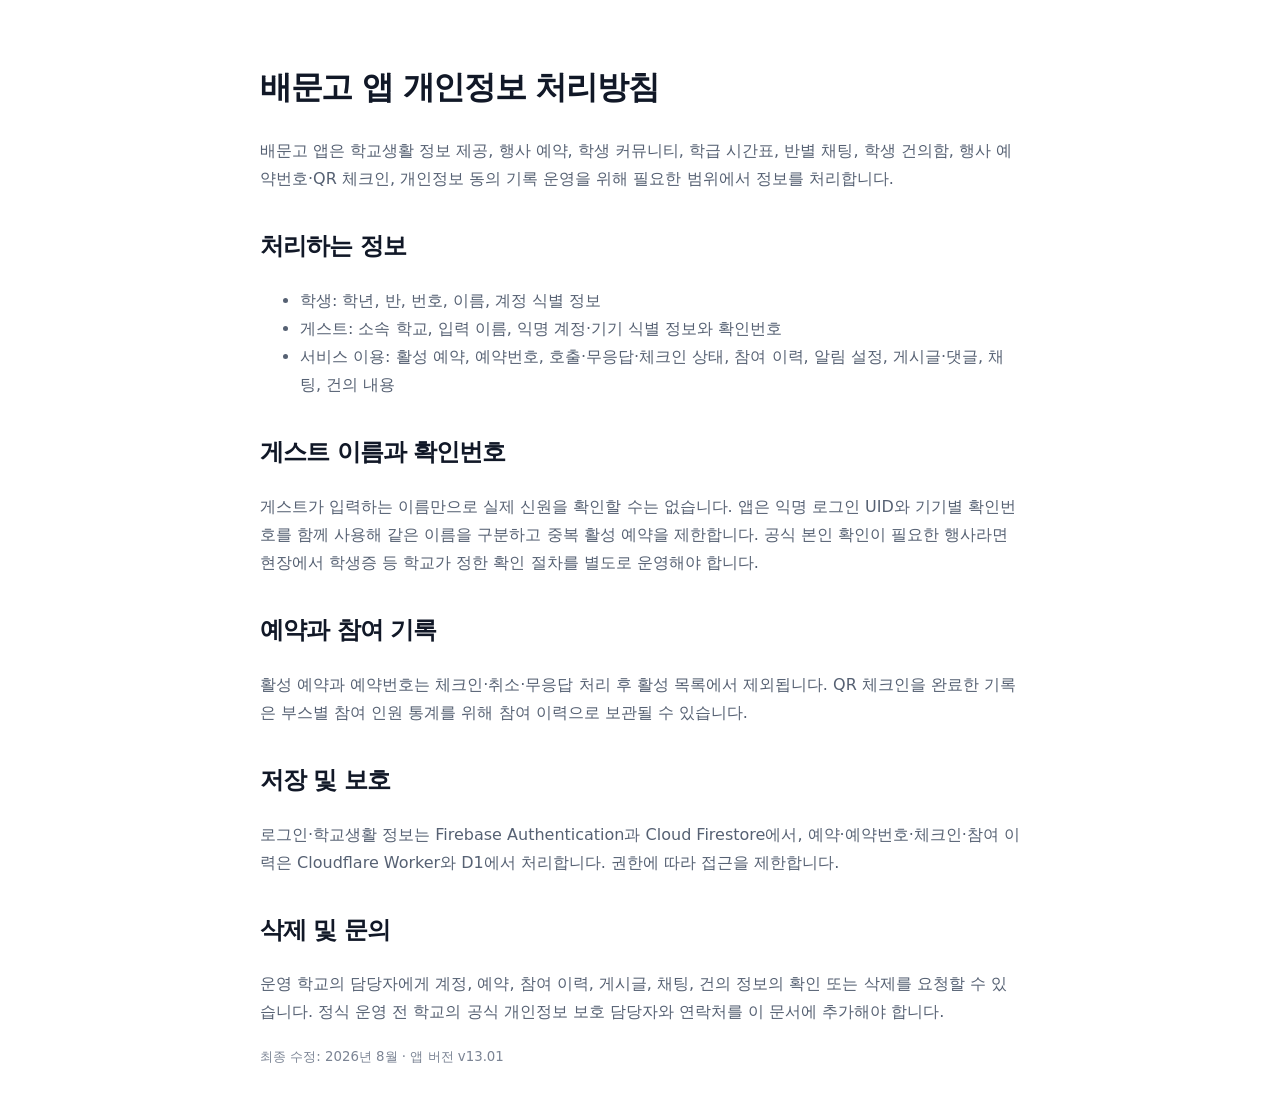
<file: privacy.html>
<!doctype html>
<html lang="ko">
<head>
<meta charset="utf-8">
<meta name="viewport" content="width=device-width,initial-scale=1">
<title>배문고 앱 개인정보 처리방침</title>
<style>
body{font-family:system-ui,-apple-system,sans-serif;max-width:760px;margin:auto;padding:38px 22px;line-height:1.75;color:#111827}
h1,h2{letter-spacing:-.04em}h2{margin-top:32px}p,li{color:#566173}small{color:#7b8494}
</style>
</head>
<body>
<h1>배문고 앱 개인정보 처리방침</h1>
<p>배문고 앱은 학교생활 정보 제공, 행사 예약, 학생 커뮤니티, 학급 시간표, 반별 채팅, 학생 건의함, 행사 예약번호·QR 체크인, 개인정보 동의 기록 운영을 위해 필요한 범위에서 정보를 처리합니다.</p>
<h2>처리하는 정보</h2>
<ul>
<li>학생: 학년, 반, 번호, 이름, 계정 식별 정보</li>
<li>게스트: 소속 학교, 입력 이름, 익명 계정·기기 식별 정보와 확인번호</li>
<li>서비스 이용: 활성 예약, 예약번호, 호출·무응답·체크인 상태, 참여 이력, 알림 설정, 게시글·댓글, 채팅, 건의 내용</li>
</ul>
<h2>게스트 이름과 확인번호</h2>
<p>게스트가 입력하는 이름만으로 실제 신원을 확인할 수는 없습니다. 앱은 익명 로그인 UID와 기기별 확인번호를 함께 사용해 같은 이름을 구분하고 중복 활성 예약을 제한합니다. 공식 본인 확인이 필요한 행사라면 현장에서 학생증 등 학교가 정한 확인 절차를 별도로 운영해야 합니다.</p>
<h2>예약과 참여 기록</h2>
<p>활성 예약과 예약번호는 체크인·취소·무응답 처리 후 활성 목록에서 제외됩니다. QR 체크인을 완료한 기록은 부스별 참여 인원 통계를 위해 참여 이력으로 보관될 수 있습니다.</p>
<h2>저장 및 보호</h2>
<p>로그인·학교생활 정보는 Firebase Authentication과 Cloud Firestore에서, 예약·예약번호·체크인·참여 이력은 Cloudflare Worker와 D1에서 처리합니다. 권한에 따라 접근을 제한합니다.</p>
<h2>삭제 및 문의</h2>
<p>운영 학교의 담당자에게 계정, 예약, 참여 이력, 게시글, 채팅, 건의 정보의 확인 또는 삭제를 요청할 수 있습니다. 정식 운영 전 학교의 공식 개인정보 보호 담당자와 연락처를 이 문서에 추가해야 합니다.</p>
<small>최종 수정: 2026년 8월 · 앱 버전 v13.01</small>
</body>
</html>
</file>
